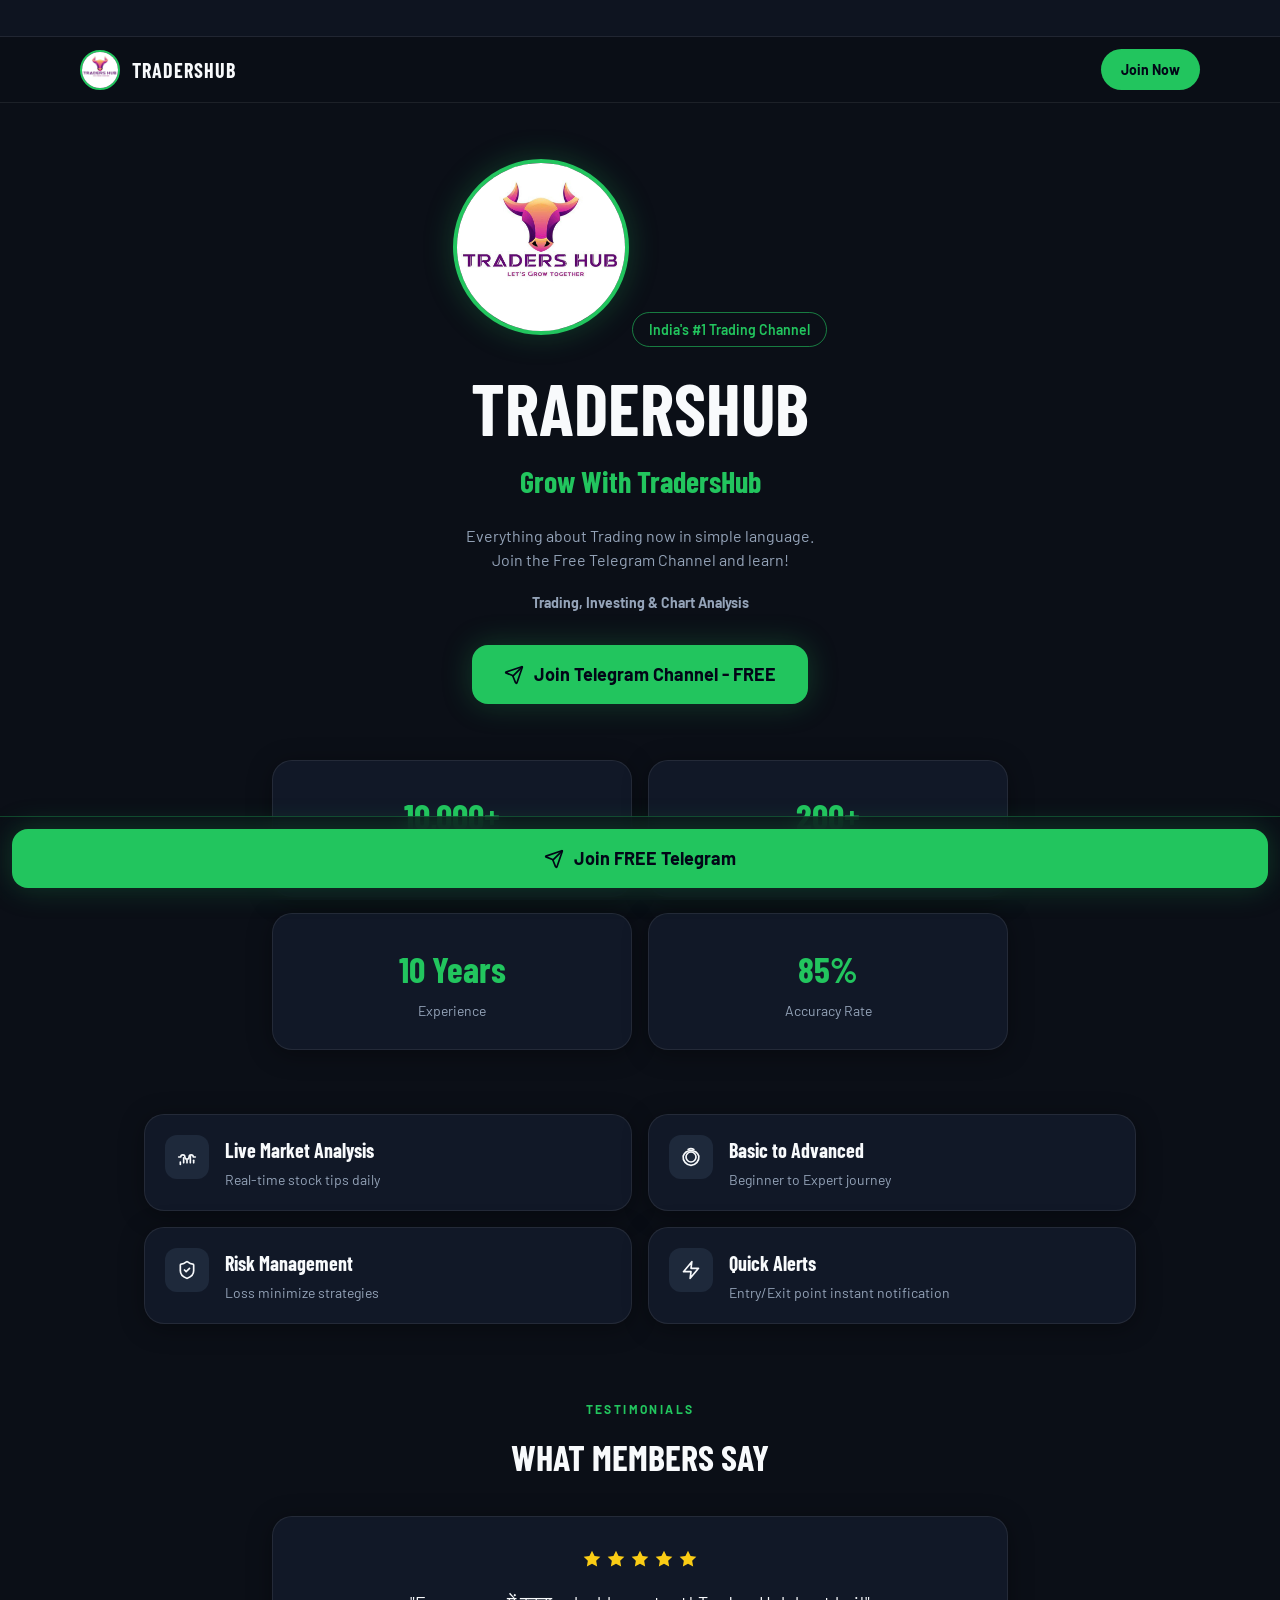
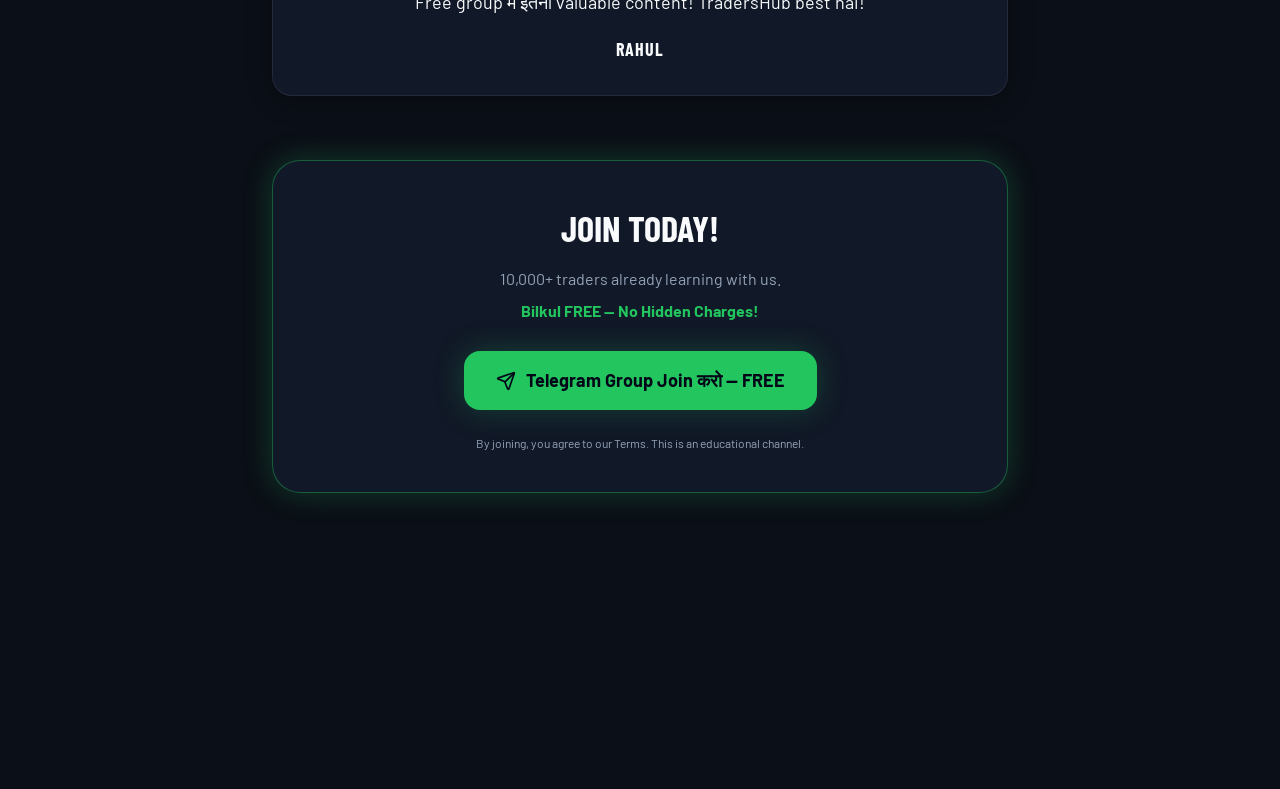
<file: tradershub-standalone.html>
<!DOCTYPE html>
<html lang="en">
<head>
  <meta charset="utf-8" />
  <meta name="viewport" content="width=device-width, initial-scale=1" />
  <title>TradersHub — Free Trading Telegram Channel</title>
  <meta name="description" content="Learn trading, investing and chart analysis in simple language. Join India's free Telegram channel with 10,000+ active members." />
  <meta property="og:title" content="TradersHub — Free Trading Channel" />
  <meta property="og:description" content="Live market analysis, risk management and quick entry/exit alerts. Join the free Telegram channel today." />
  <meta property="og:type" content="website" />
  <meta name="twitter:card" content="summary_large_image" />
  <link rel="preconnect" href="https://fonts.googleapis.com" />
  <link rel="preconnect" href="https://fonts.gstatic.com" crossorigin />
  <link href="https://fonts.googleapis.com/css2?family=Barlow:wght@400;600;700&family=Barlow+Condensed:wght@600;700&display=swap" rel="stylesheet" />
  <link rel="icon" type="image/png" href="[data-uri]" />
  <style>
    :root {
      --background: #0b0f17;
      --foreground: #f8fafc;
      --primary: #22c55e;
      --primary-foreground: #020617;
      --card: #111827;
      --card-foreground: #f8fafc;
      --border: rgba(255,255,255,0.08);
      --muted: #94a3b8;
      --accent: #1e293b;
      --gold: #facc15;
      --glow: 0 0 30px rgba(34,197,94,0.25);
      --shadow-card: 0 4px 24px rgba(0,0,0,0.35);
    }
    * { box-sizing: border-box; }
    html { scroll-behavior: smooth; }
    body {
      margin: 0;
      font-family: 'Barlow', sans-serif;
      background: var(--background);
      color: var(--foreground);
      line-height: 1.5;
      -webkit-font-smoothing: antialiased;
    }
    .font-display { font-family: 'Barlow Condensed', sans-serif; }

    /* Ticker */
    .ticker {
      overflow: hidden;
      border-bottom: 1px solid var(--border);
      background: rgba(17,24,39,0.6);
      padding: 6px 0;
    }
    .ticker-track {
      display: inline-flex;
      gap: 48px;
      white-space: nowrap;
      animation: ticker 24s linear infinite;
      padding-left: 100%;
    }
    .ticker-track span {
      font-size: 12px;
      font-weight: 600;
      letter-spacing: 0.05em;
      color: var(--muted);
    }
    .ticker-track span b { color: var(--primary); font-weight: 700; }
    @keyframes ticker {
      0% { transform: translateX(0); }
      100% { transform: translateX(-50%); }
    }

    /* Header */
    header {
      position: sticky;
      top: 0;
      z-index: 20;
      border-bottom: 1px solid var(--border);
      background: rgba(11,15,23,0.9);
      backdrop-filter: blur(10px);
    }
    .header-inner {
      max-width: 1152px;
      margin: 0 auto;
      display: flex;
      align-items: center;
      justify-content: space-between;
      gap: 12px;
      padding: 12px 16px;
    }
    .brand {
      display: flex;
      align-items: center;
      gap: 12px;
      text-decoration: none;
      color: var(--foreground);
    }
    .brand img {
      width: 40px;
      height: 40px;
      border-radius: 50%;
      border: 2px solid var(--primary);
      object-fit: cover;
    }
    .brand span {
      font-family: 'Barlow Condensed', sans-serif;
      font-size: 20px;
      font-weight: 700;
      letter-spacing: 0.05em;
      text-transform: uppercase;
    }
    .btn {
      display: inline-flex;
      align-items: center;
      justify-content: center;
      gap: 10px;
      border-radius: 9999px;
      background: var(--primary);
      color: var(--primary-foreground);
      padding: 10px 20px;
      font-size: 14px;
      font-weight: 700;
      text-decoration: none;
      border: none;
      cursor: pointer;
      transition: transform 0.15s ease;
    }
    .btn:hover { transform: scale(1.02); }
    .btn-lg {
      border-radius: 16px;
      padding: 16px 32px;
      font-size: 18px;
      box-shadow: var(--glow);
    }
    .btn-full { width: 100%; }

    /* Hero */
    .hero {
      max-width: 768px;
      margin: 0 auto;
      padding: 56px 16px 64px;
      text-align: center;
    }
    .hero img {
      width: 160px;
      height: 160px;
      border-radius: 50%;
      border: 4px solid var(--primary);
      object-fit: cover;
      box-shadow: var(--glow);
    }
    @media (min-width: 640px) { .hero img { width: 176px; height: 176px; } }
    .badge {
      display: inline-block;
      margin-top: 32px;
      border: 1px solid rgba(34,197,94,0.6);
      border-radius: 9999px;
      padding: 6px 16px;
      font-size: 14px;
      color: var(--primary);
      font-weight: 600;
    }
    .hero h1 {
      margin: 24px 0 0;
      font-family: 'Barlow Condensed', sans-serif;
      font-size: 48px;
      font-weight: 700;
      text-transform: uppercase;
      line-height: 1;
    }
    @media (min-width: 640px) { .hero h1 { font-size: 72px; } }
    .hero .tagline {
      margin: 16px 0 0;
      font-family: 'Barlow Condensed', sans-serif;
      font-size: 24px;
      font-weight: 700;
      color: var(--primary);
    }
    @media (min-width: 640px) { .hero .tagline { font-size: 30px; } }
    .hero p { margin: 20px 0 0; color: var(--muted); }
    .hero .cta { margin-top: 32px; }

    /* Stats */
    .stats {
      display: grid;
      grid-template-columns: repeat(2, 1fr);
      gap: 16px;
      margin-top: 56px;
    }
    .stat-card {
      border: 1px solid var(--border);
      background: var(--card);
      border-radius: 20px;
      padding: 28px 16px;
      box-shadow: var(--shadow-card);
      text-align: center;
    }
    .stat-card .value {
      font-family: 'Barlow Condensed', sans-serif;
      font-size: 30px;
      font-weight: 700;
      color: var(--primary);
    }
    @media (min-width: 640px) { .stat-card .value { font-size: 36px; } }
    .stat-card .label {
      margin-top: 4px;
      font-size: 14px;
      color: var(--muted);
    }

    /* Features */
    .features {
      max-width: 1024px;
      margin: 0 auto;
      padding: 0 16px 64px;
      display: grid;
      grid-template-columns: 1fr;
      gap: 16px;
    }
    @media (min-width: 640px) { .features { grid-template-columns: repeat(2, 1fr); } }
    .feature {
      display: flex;
      align-items: flex-start;
      gap: 16px;
      border: 1px solid var(--border);
      background: var(--card);
      border-radius: 20px;
      padding: 20px;
      box-shadow: var(--shadow-card);
    }
    .feature-icon {
      flex-shrink: 0;
      width: 44px;
      height: 44px;
      border-radius: 12px;
      background: var(--accent);
      display: grid;
      place-items: center;
      color: var(--foreground);
    }
    .feature-icon svg { width: 20px; height: 20px; }
    .feature h3 {
      margin: 0;
      font-family: 'Barlow Condensed', sans-serif;
      font-size: 20px;
      font-weight: 700;
    }
    .feature p { margin: 4px 0 0; font-size: 14px; color: var(--muted); }

    /* Testimonial */
    .testimonial {
      max-width: 768px;
      margin: 0 auto;
      padding: 0 16px 64px;
      text-align: center;
    }
    .section-label {
      font-size: 12px;
      font-weight: 700;
      letter-spacing: 0.2em;
      color: var(--primary);
      text-transform: uppercase;
    }
    .section-title {
      margin: 8px 0 0;
      font-family: 'Barlow Condensed', sans-serif;
      font-size: 36px;
      font-weight: 700;
      text-transform: uppercase;
    }
    .testimonial-card {
      margin-top: 32px;
      border: 1px solid var(--border);
      background: var(--card);
      border-radius: 20px;
      padding: 32px;
      box-shadow: var(--shadow-card);
    }
    .stars {
      display: flex;
      justify-content: center;
      gap: 4px;
      color: var(--gold);
    }
    .stars svg { width: 20px; height: 20px; fill: currentColor; }
    .testimonial-card p { margin: 20px 0 0; font-size: 18px; }
    .testimonial-card .author {
      margin: 20px 0 0;
      font-family: 'Barlow Condensed', sans-serif;
      font-size: 18px;
      font-weight: 700;
      letter-spacing: 0.05em;
      text-transform: uppercase;
    }

    /* Final CTA */
    .final-cta {
      max-width: 768px;
      margin: 0 auto;
      padding: 0 16px 200px;
      text-align: center;
    }
    .final-cta .box {
      border: 1px solid rgba(34,197,94,0.4);
      background: var(--card);
      border-radius: 28px;
      padding: 40px 24px;
      box-shadow: var(--glow);
    }
    .final-cta h2 {
      margin: 0;
      font-family: 'Barlow Condensed', sans-serif;
      font-size: 36px;
      font-weight: 700;
      text-transform: uppercase;
    }
    .final-cta .note { margin: 12px 0 0; color: var(--muted); }
    .final-cta .highlight { margin: 8px 0 0; font-weight: 700; color: var(--primary); }
    .final-cta .cta { margin-top: 28px; }
    .final-cta .terms {
      margin: 24px 0 0;
      font-size: 12px;
      color: var(--muted);
    }

    /* Sticky footer CTA */
    .sticky-cta {
      position: fixed;
      left: 0;
      right: 0;
      bottom: 0;
      z-index: 30;
      border-top: 1px solid rgba(34,197,94,0.3);
      background: rgba(11,15,23,0.8);
      backdrop-filter: blur(10px);
      padding: 12px;
    }
    .sticky-cta .btn { border-radius: 16px; }

    /* Spacer for sticky footer */
    .pb-safe { padding-bottom: 96px; }
  </style>
</head>
<body>
  <div class="ticker">
    <div class="ticker-track">
      <span>SENSEX <b>▲ 81,200</b></span>
      <span>RELIANCE <b>▲ 2,985</b></span>
      <span>NIFTY 50 <b>▲ 24,780</b></span>
      <span>BANKNIFTY <b>▲ 52,410</b></span>
      <span>TCS <b>▲ 3,910</b></span>
      <span>HDFC BANK <b>▲ 1,682</b></span>
      <span>SENSEX <b>▲ 81,200</b></span>
      <span>RELIANCE <b>▲ 2,985</b></span>
      <span>NIFTY 50 <b>▲ 24,780</b></span>
      <span>BANKNIFTY <b>▲ 52,410</b></span>
      <span>TCS <b>▲ 3,910</b></span>
      <span>HDFC BANK <b>▲ 1,682</b></span>
    </div>
  </div>

  <header>
    <div class="header-inner">
      <a class="brand" href="/">
        <img src="[data-uri]" alt="TradersHub logo" />
        <span>TradersHub</span>
      </a>
      <a class="btn" href="https://t.me/the_stockgram08" target="_blank" rel="noopener noreferrer">Join Now</a>
    </div>
  </header>

  <main class="pb-safe">
    <section class="hero">
      <img src="[data-uri]" alt="TradersHub logo" />
      <span class="badge">India's #1 Trading Channel</span>
      <h1>TradersHub</h1>
      <p class="tagline">Grow With TradersHub</p>
      <p>Everything about Trading now in simple language.<br />Join the Free Telegram Channel and learn!</p>
      <p style="font-size: 14px; font-weight: 700;">Trading, Investing &amp; Chart Analysis</p>
      <div class="cta">
        <a class="btn btn-lg" href="https://t.me/the_stockgram08" target="_blank" rel="noopener noreferrer">
          <svg xmlns="http://www.w3.org/2000/svg" width="20" height="20" viewBox="0 0 24 24" fill="none" stroke="currentColor" stroke-width="2" stroke-linecap="round" stroke-linejoin="round"><path d="M14.536 21.686a.5.5 0 0 0 .937-.024l6.5-19a.496.496 0 0 0-.635-.635l-19 6.5a.5.5 0 0 0-.024.937l7.93 3.18a.5.5 0 0 1 .262.263l3.18 7.93Z"/><path d="m21.854 2.147-10.94 10.94"/></svg>
          Join Telegram Channel - FREE
        </a>
      </div>

      <div class="stats">
        <div class="stat-card"><div class="value">10,000+</div><div class="label">Active Members</div></div>
        <div class="stat-card"><div class="value">200+</div><div class="label">Videos &amp; Posts</div></div>
        <div class="stat-card"><div class="value">10 Years</div><div class="label">Experience</div></div>
        <div class="stat-card"><div class="value">85%</div><div class="label">Accuracy Rate</div></div>
      </div>
    </section>

    <section class="features">
      <div class="feature">
        <div class="feature-icon">
          <svg xmlns="http://www.w3.org/2000/svg" viewBox="0 0 24 24" fill="none" stroke="currentColor" stroke-width="2" stroke-linecap="round" stroke-linejoin="round"><path d="M22 12h-2.5a2.5 2.5 0 0 0-5 0v0a2.5 2.5 0 0 1-5 0v0a2.5 2.5 0 0 0-5 0H2"/><path d="M4 18v3"/><path d="M8 13v6"/><path d="M12 16v3"/><path d="M16 11v8"/><path d="M20 16v3"/></svg>
        </div>
        <div>
          <h3>Live Market Analysis</h3>
          <p>Real-time stock tips daily</p>
        </div>
      </div>
      <div class="feature">
        <div class="feature-icon">
          <svg xmlns="http://www.w3.org/2000/svg" viewBox="0 0 24 24" fill="none" stroke="currentColor" stroke-width="2" stroke-linecap="round" stroke-linejoin="round"><path d="M21.42 10.922a9.986 9.986 0 0 0-18.84 0A9.986 9.986 0 0 0 12 22a9.986 9.986 0 0 0 9.42-11.078Z"/><path d="M8.56 2.9A7.04 7.04 0 0 1 12 2a7.04 7.04 0 0 1 3.44.9"/><path d="M12 18a6 6 0 0 1-6-6c0-3.314 2.686-6 6-6s6 2.686 6 6a6 6 0 0 1-6 6Z"/></svg>
        </div>
        <div>
          <h3>Basic to Advanced</h3>
          <p>Beginner to Expert journey</p>
        </div>
      </div>
      <div class="feature">
        <div class="feature-icon">
          <svg xmlns="http://www.w3.org/2000/svg" viewBox="0 0 24 24" fill="none" stroke="currentColor" stroke-width="2" stroke-linecap="round" stroke-linejoin="round"><path d="M20 13c0 5-3.5 7.5-7.66 8.95a1 1 0 0 1-.67-.01C7.5 20.5 4 18 4 13V6a1 1 0 0 1 1-1c2 0 4.5-1.2 6.24-2.72a1.17 1.17 0 0 1 1.52 0C14.51 3.81 17 5 19 5a1 1 0 0 1 1 1z"/><path d="m9 12 2 2 4-4"/></svg>
        </div>
        <div>
          <h3>Risk Management</h3>
          <p>Loss minimize strategies</p>
        </div>
      </div>
      <div class="feature">
        <div class="feature-icon">
          <svg xmlns="http://www.w3.org/2000/svg" viewBox="0 0 24 24" fill="none" stroke="currentColor" stroke-width="2" stroke-linecap="round" stroke-linejoin="round"><polygon points="13 2 3 14 12 14 11 22 21 10 12 10 13 2"/></svg>
        </div>
        <div>
          <h3>Quick Alerts</h3>
          <p>Entry/Exit point instant notification</p>
        </div>
      </div>
    </section>

    <section class="testimonial">
      <p class="section-label">Testimonials</p>
      <h2 class="section-title">What Members Say</h2>
      <div class="testimonial-card">
        <div class="stars">
          <svg viewBox="0 0 24 24"><polygon points="12 2 15.09 8.26 22 9.27 17 14.14 18.18 21.02 12 17.77 5.82 21.02 7 14.14 2 9.27 8.91 8.26 12 2"/></svg>
          <svg viewBox="0 0 24 24"><polygon points="12 2 15.09 8.26 22 9.27 17 14.14 18.18 21.02 12 17.77 5.82 21.02 7 14.14 2 9.27 8.91 8.26 12 2"/></svg>
          <svg viewBox="0 0 24 24"><polygon points="12 2 15.09 8.26 22 9.27 17 14.14 18.18 21.02 12 17.77 5.82 21.02 7 14.14 2 9.27 8.91 8.26 12 2"/></svg>
          <svg viewBox="0 0 24 24"><polygon points="12 2 15.09 8.26 22 9.27 17 14.14 18.18 21.02 12 17.77 5.82 21.02 7 14.14 2 9.27 8.91 8.26 12 2"/></svg>
          <svg viewBox="0 0 24 24"><polygon points="12 2 15.09 8.26 22 9.27 17 14.14 18.18 21.02 12 17.77 5.82 21.02 7 14.14 2 9.27 8.91 8.26 12 2"/></svg>
        </div>
        <p>"Free group में इतना valuable content! TradersHub best hai!"</p>
        <p class="author">Rahul</p>
      </div>
    </section>

    <section class="final-cta">
      <div class="box">
        <h2>Join Today!</h2>
        <p class="note">10,000+ traders already learning with us.</p>
        <p class="highlight">Bilkul FREE — No Hidden Charges!</p>
        <div class="cta">
          <a class="btn btn-lg" href="https://t.me/the_stockgram08" target="_blank" rel="noopener noreferrer">
            <svg xmlns="http://www.w3.org/2000/svg" width="20" height="20" viewBox="0 0 24 24" fill="none" stroke="currentColor" stroke-width="2" stroke-linecap="round" stroke-linejoin="round"><path d="M14.536 21.686a.5.5 0 0 0 .937-.024l6.5-19a.496.496 0 0 0-.635-.635l-19 6.5a.5.5 0 0 0-.024.937l7.93 3.18a.5.5 0 0 1 .262.263l3.18 7.93Z"/><path d="m21.854 2.147-10.94 10.94"/></svg>
            Telegram Group Join करो — FREE
          </a>
        </div>
        <p class="terms">By joining, you agree to our Terms. This is an educational channel.</p>
      </div>
    </section>
  </main>

  <div class="sticky-cta">
    <a class="btn btn-lg btn-full" href="https://t.me/the_stockgram08" target="_blank" rel="noopener noreferrer">
      <svg xmlns="http://www.w3.org/2000/svg" width="20" height="20" viewBox="0 0 24 24" fill="none" stroke="currentColor" stroke-width="2" stroke-linecap="round" stroke-linejoin="round"><path d="M14.536 21.686a.5.5 0 0 0 .937-.024l6.5-19a.496.496 0 0 0-.635-.635l-19 6.5a.5.5 0 0 0-.024.937l7.93 3.18a.5.5 0 0 1 .262.263l3.18 7.93Z"/><path d="m21.854 2.147-10.94 10.94"/></svg>
      Join FREE Telegram
    </a>
  </div>
</body>
</html>
</file>
